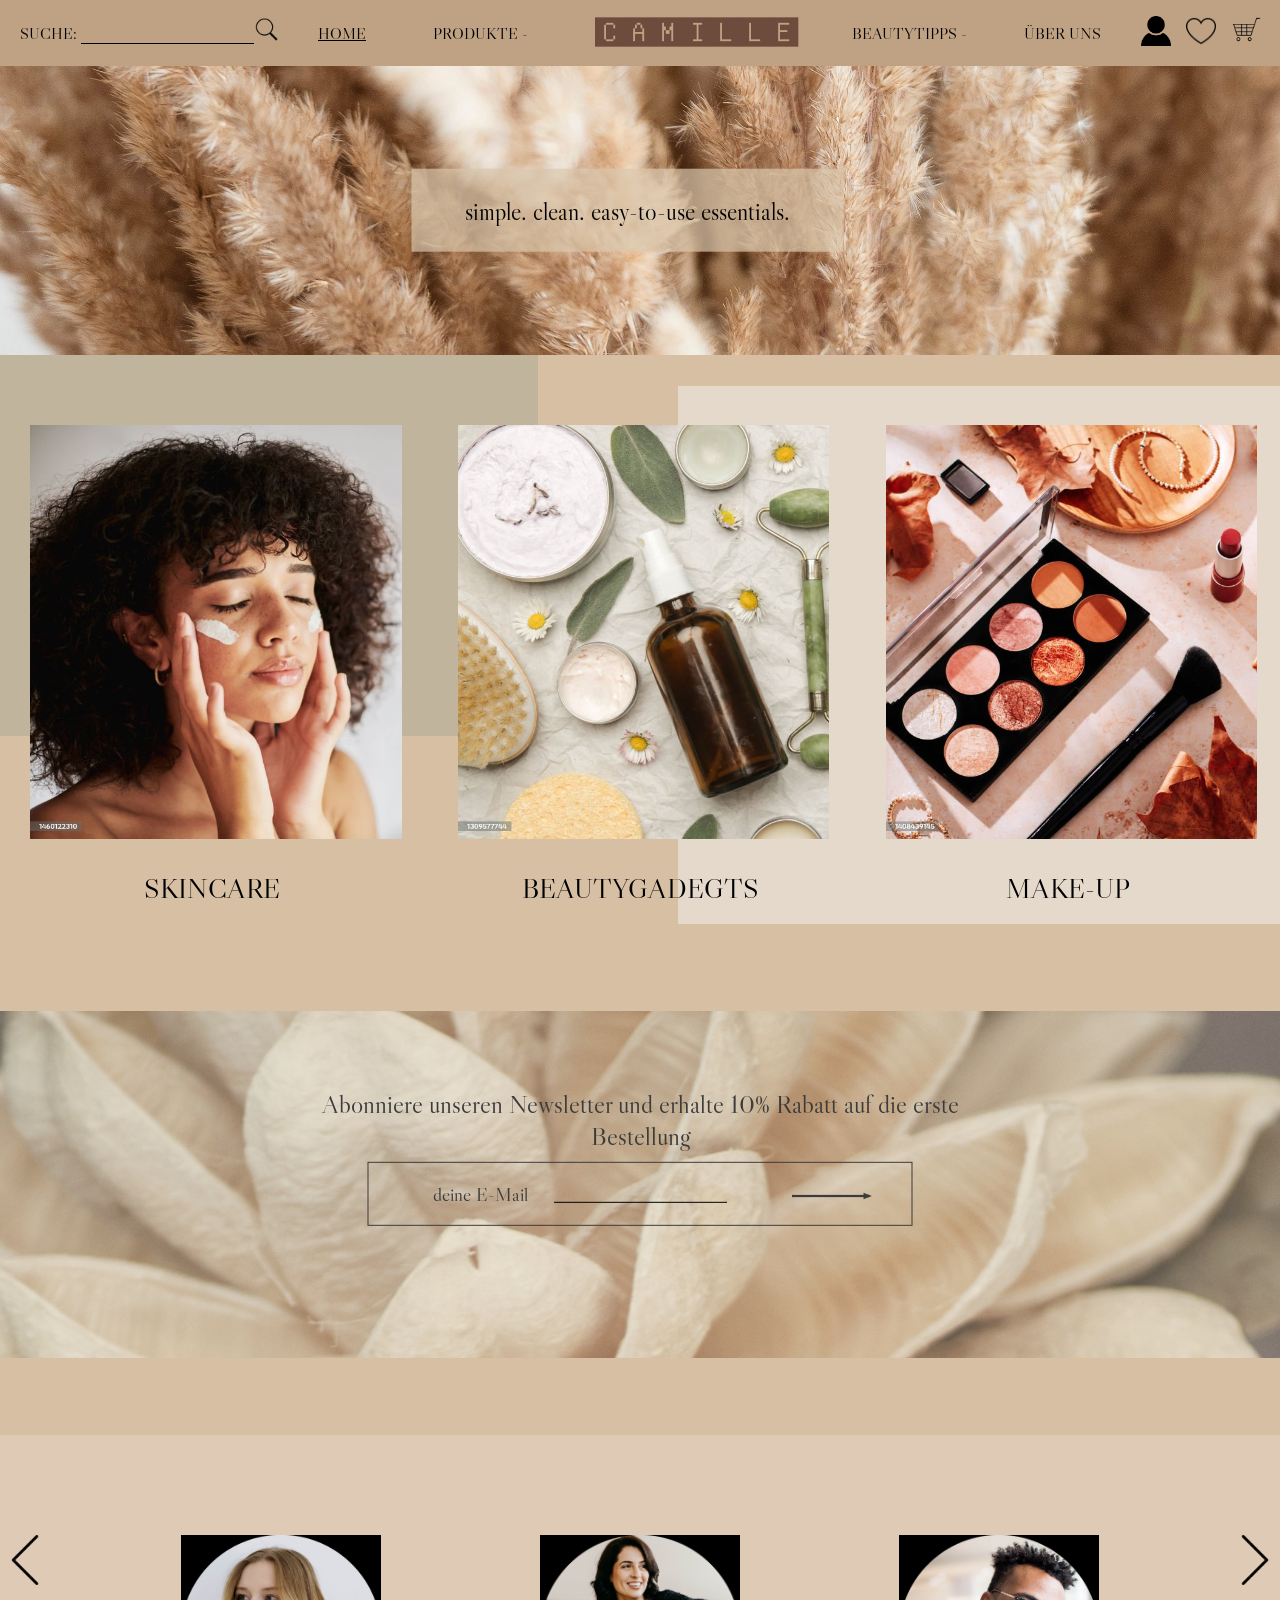
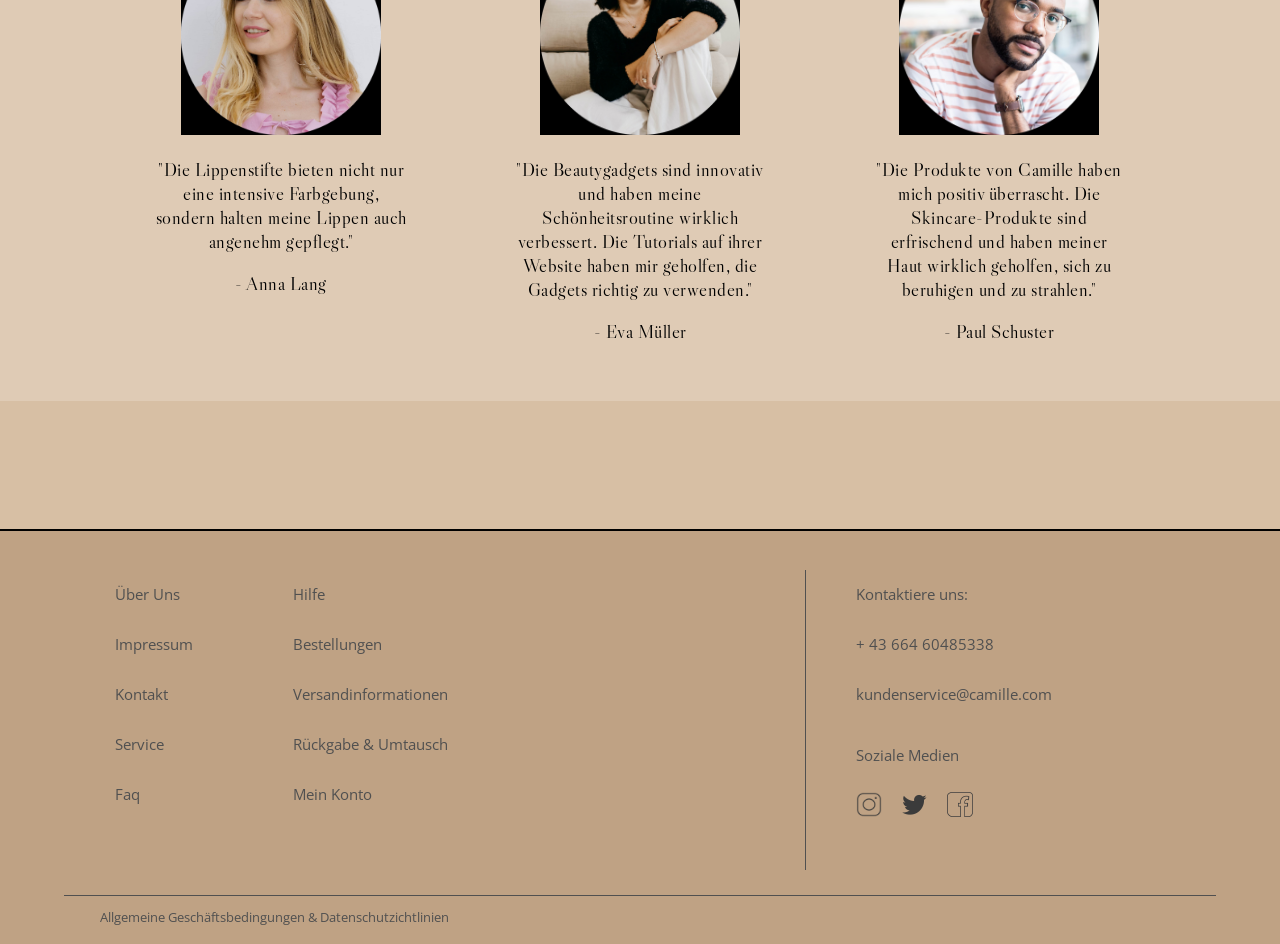
<file: index.html>
<!DOCTYPE html>
<html lang="de">

<head>
    <meta charset="utf-8">
    <title>Camille</title>
    <link rel="stylesheet" href="style.css">
    <link href="https://fonts.googleapis.com/css2?family=Libre+Caslon+Display&display=swap" rel="stylesheet">
    <link href="https://fonts.googleapis.com/css2?family=Open+Sans:wght@400;600&display=swap" rel="stylesheet">
    
   
</head>


<body>

 

    <div class="navigation">

        <nav class="items">

            <section class="suche"><h4> SUCHE: <input class="suchbutton"></h4>
            <a href="#" class="lupeicon"><img src="suchfoto.png" alt="Suchbutton"></a></section>
            <a class="active" href="index.html">HOME</a>
            <div class="dropdown-wrapper">
                <a href="Produkte.html" class="dropbtn">PRODUKTE -</a>
                    <div class="dropdown-content">
                        <a href="#">Neu</a>
                        <a href="#">Bestsellers</a>
                        <a href="#">Sets & Geschenke</a>
                        <a href="Produkte.html">Skincare</a>
                        <a href="#">Beautygadgets</a>
                        <a href="#">Make-Up</a>
                    </div>
            </div>
            <section class="camille">🅲🅰🅼🅸🅻🅻🅴</section>
            <div class="dropdown-wrapper">
                <a href="#" class="dropbtn">BEAUTYTIPPS -</a>
                <div class="dropdown-content">
                    <a href="#">Make-Up Tutorials</a>
                    <a href="#">Beautygadgets Tutorials</a>
                </div>
            </div>
            <a href="UeberUns.html">ÜBER UNS</a>
            <section class="icons">
                <a href="#"><img src="profilfoto.png" alt="die Profilseite"></a>
                <a href="#"><img src="merklistefoto.png" alt="die Merkliste"></a>
                <a href="#"><img src="einkaufskorbfoto.png" alt="der Einkaufskorb"></a>
            </section>
    
    
        </nav>
    
    </div>


    <div class="introduction">
        <div class= "image-with-text" id="probe"> 
            <img src="fotointroduction.png" alt="Gräser als Hintergrund">
            <div class="text-overlay">
                <div class="text-box">
                <p>simple. clean. easy-to-use essentials.</p>
                </div>
            </div>
        </div>
    </div>

  



<div class="fotosnavigation">

   <div class="grünesrechteck"></div>
   <div class="weißesrechteck"></div>

   <div class="fotoskincare">

        <a href="Produkte.html"><img src="fotoskincare.png" alt="Frau die Gesichtscreme aufträgt">
            
            <p>SKINCARE</p>
        
        </a>
    </div> 


   <div class="fotobeautygadgets">
        
        <a href="#"><img src="fotobeautygadgets.png" alt="Beautygadegts liegen verstreut">
           
            <p>BEAUTYGADEGTS</p>
        
        </a>
    </div> 


    <div class="fotomakeup">

        <a href="#"><img src="fotomakeup.png" alt="Makeup Palette und Pinsel">
            
            <p>MAKE-UP</p>
       
        </a>
    </div>

</div>



<div class="newsletter">
    <div class="news-with-text">
        <img src="newshintergrund.png" alt="beiger Hintergrund">
        <div class="text-oben">
            <p>Abonniere unseren Newsletter und erhalte 10% Rabatt auf die erste Bestellung</p>
        </div>
        <div class="email-text-oben"> 
            <p>deine E-Mail <input class="emaileingabe"></p>
        </div>
        <div class="pfeil"><a href="#"><img src="pfeil.png" alt="Pfeil"></a></div>
    </div>
</div>



<div class="reviewshintergrund">

    <a href="#" class="pfeillinks"><img src="pfeilnachlinks.png" alt="zurück"></a>

    <div class="fotoanna"><img src="fraublond.png" alt="Profilfoto einer Frau">
        <p>"Die Lippenstifte bieten nicht nur eine intensive Farbgebung, sondern halten meine Lippen auch angenehm gepflegt."</p>
        <p>- Anna Lang</p>
    </div> 

    <div class="fotoeva"><img src="fraubraun.png" alt="Profilfoto einer Frau">
        <p>"Die Beautygadgets sind innovativ und haben meine Schönheitsroutine wirklich verbessert. Die Tutorials auf ihrer Website haben mir geholfen, die Gadgets richtig zu verwenden."</p>
        <p>- Eva Müller</p>
    </div>

    <div class="fotopaul"><img src="mann.png" alt="Profilfoto eines Mannes">
        <p>"Die Produkte von Camille haben mich positiv überrascht. Die Skincare-Produkte sind erfrischend und haben meiner Haut wirklich geholfen, sich zu beruhigen und zu strahlen."</p>
        <p>- Paul Schuster</p>
    </div>

    <a href="#" class="pfeilrechts"><img src="pfeilnachrechts.png" alt="weiter"></a>

</div>






<div class="footer">

    <div class="footerobererteil">
    
        <footer>
    
            <div class="linksbegriffe">
    
                <div class="erstebegriffe">
                    <a href="#">Über Uns</a>
                    <a href="#">Impressum</a>
                    <a href="#">Kontakt</a>
                    <a href="#">Service</a>
                    <a href="#">Faq</a>
                </div>
    
                <div class="zweitebegriffe">
                    <a href="#">Hilfe</a>
                    <a href="#">Bestellungen</a>
                    <a href="#">Versandinformationen</a>
                    <a href="#">Rückgabe & Umtausch</a>
                    <a href="#">Mein Konto</a>
                </div>
    
            </div>
    
    
            <div class="rechtsbegriffe">
    
                <div class="kurzerstrich"></div>
    
                <div class="kontakt">
                    <section>Kontaktiere uns:</section>
                    <a href="#">+ 43 664 60485338</a>
                    <a href="#">kundenservice@camille.com</a>
                    <div class="sozialemedien">
                        <section>Soziale Medien</section>
                        <div class="logos">
                            <a href="#"><img src="instagramlogo.png" alt="Unser Instagramprofil"></a>
                            <a href="#"><img src="twitterlogo.png" alt="Unser Twitterprofil"></a>
                            <a href="#"><img src="facebooklogo.png" alt="Unser Facebookprofil"></a>
                        </div>
                    </div>
    
                </div>
    
            </div>
    
       
    
        </footer>
    
    </div>
            <div class="footeruntererteil">
                <div class="langerstrich"></div>
                <a href="#">Allgemeine Geschäftsbedingungen & Datenschutzichtlinien</a>
            </div>
    
    </div>





</body>


</html>
</file>
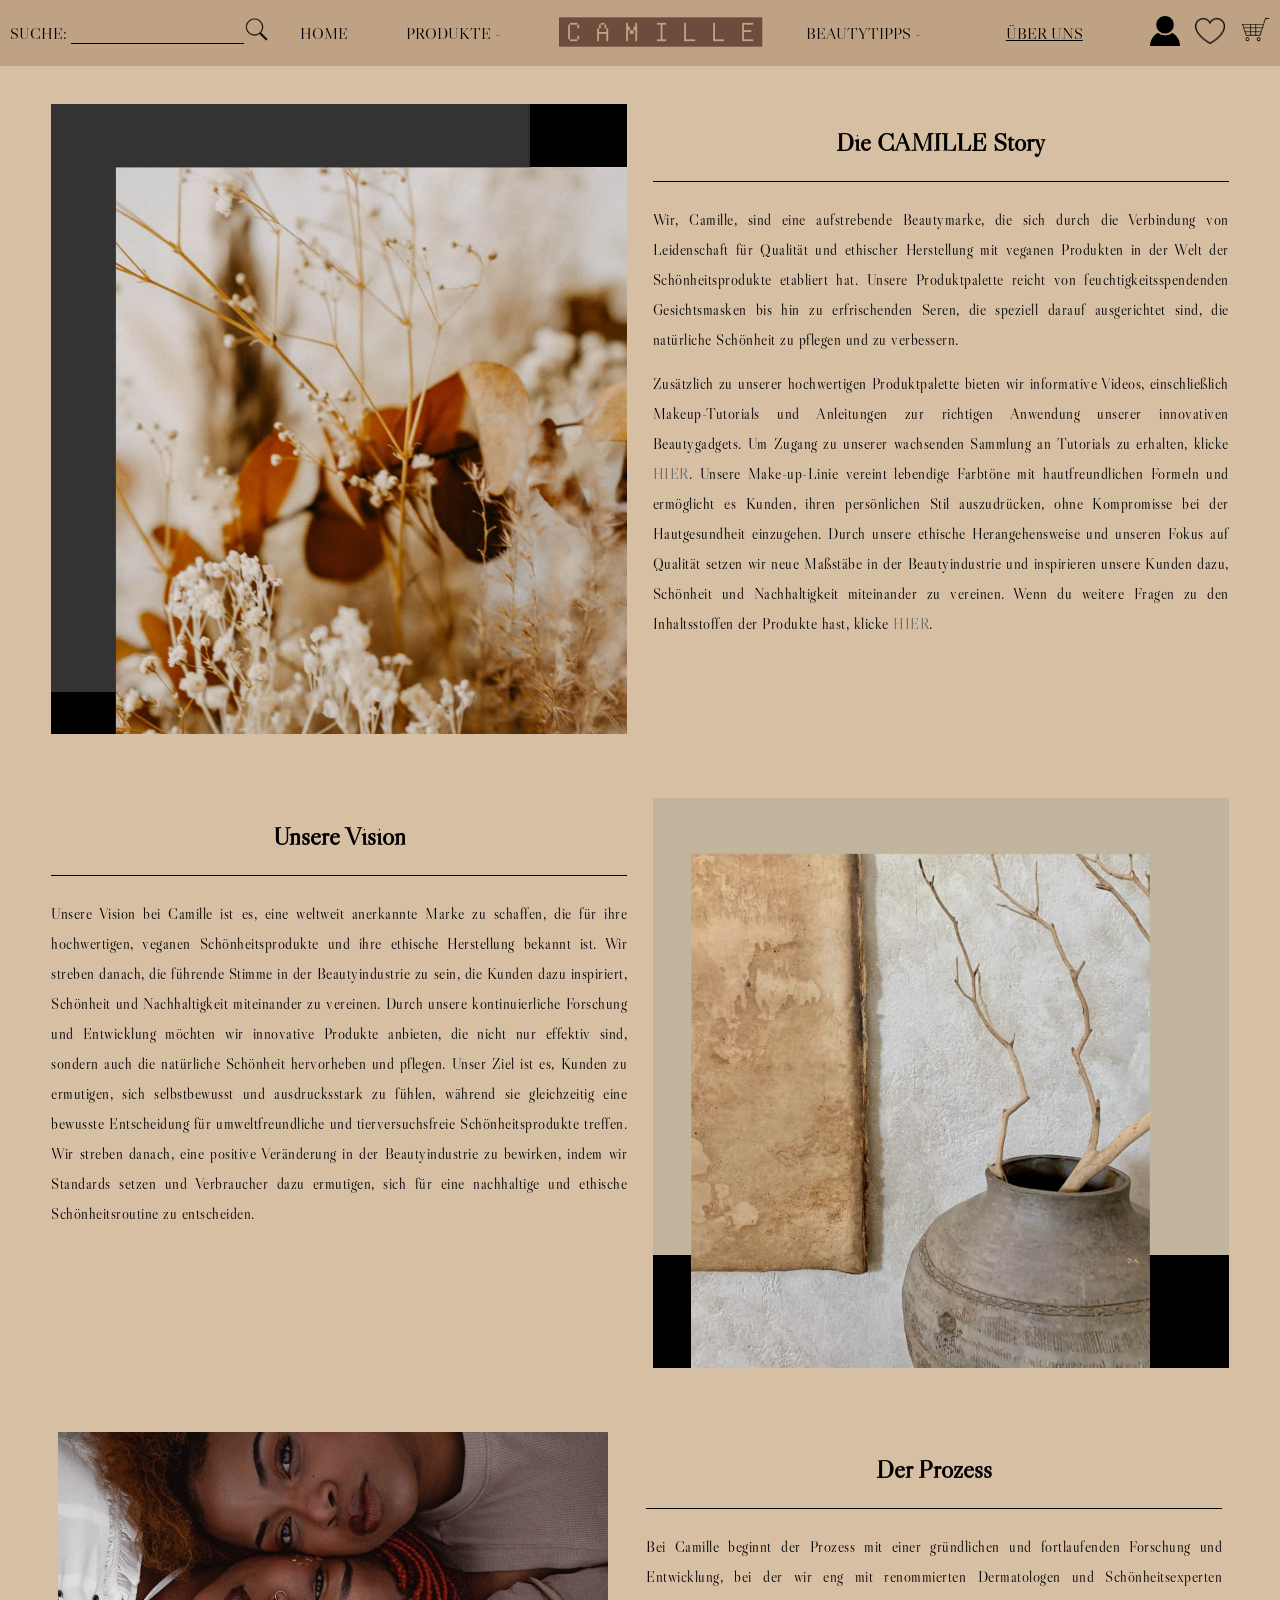
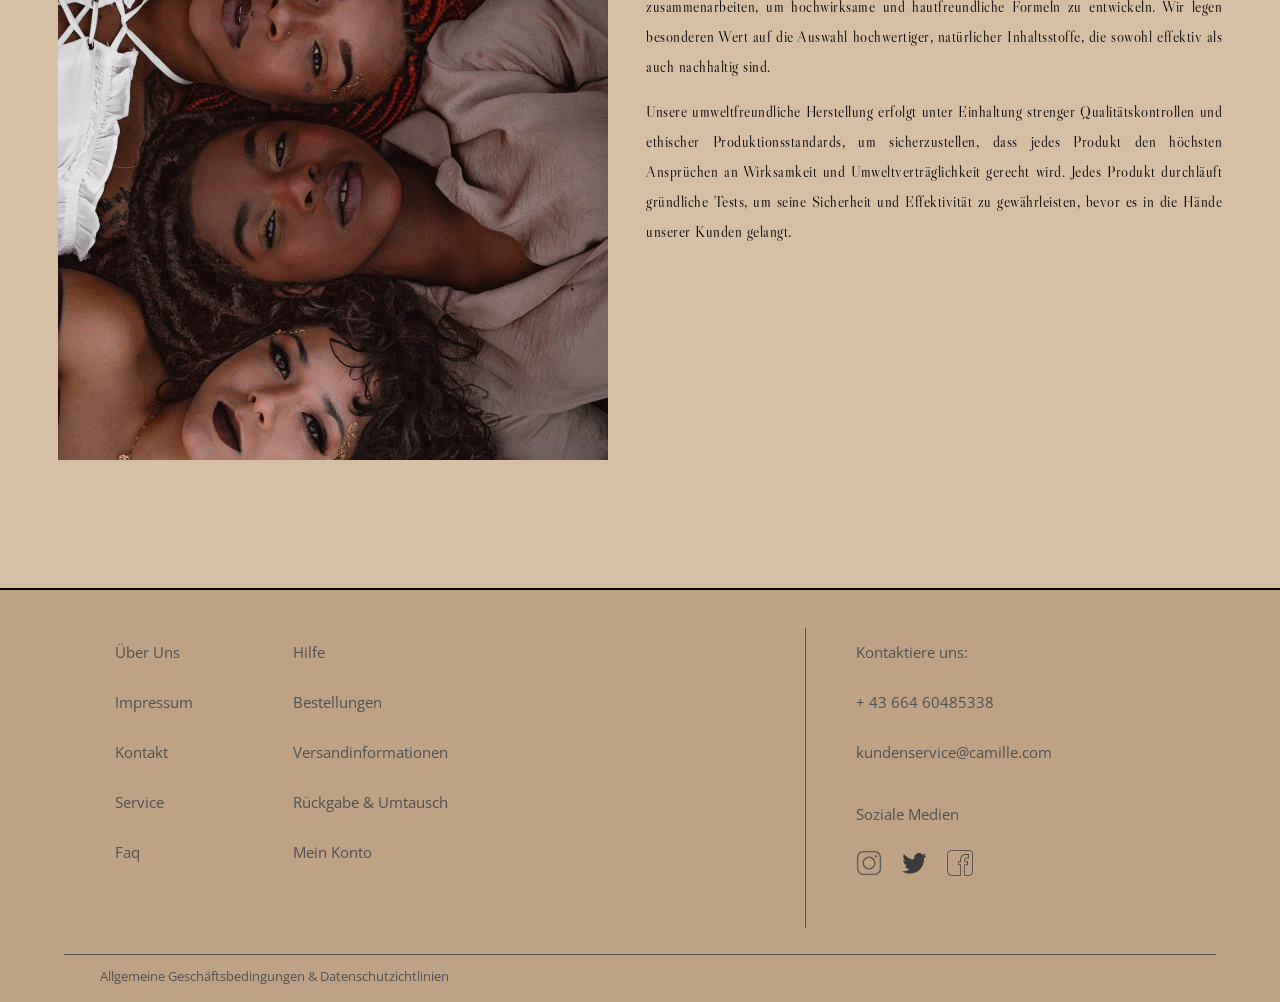
<file: UeberUns.html>
<!DOCTYPE html>
<html lang="de">

<head>
    <meta charset="UTF-8">
    <title>Über Uns</title>
    <link rel="stylesheet" href="styleUeberUns.css"> 
    <link href="https://fonts.googleapis.com/css2?family=Libre+Caslon+Display&display=swap" rel="stylesheet">
    <link href="https://fonts.googleapis.com/css2?family=Open+Sans&display=swap" rel="stylesheet">
</head>
<body>
    
    <div class="navigation">

        <nav class="items">
            <section class="suche"><h4> SUCHE: <input class="suchbutton"></h4>
            <a href="#" class="lupeicon"><img src="suchfoto.png" alt="Suchbutton"></a></section>
            <a href="index.html">HOME</a>
            <div class="dropdown-wrapper">
                <a href="Produkte.html" class="dropbtn">PRODUKTE -</a>
                    <div class="dropdown-content">
                        <a href="#">Neu</a>
                        <a href="#">Bestsellers</a>
                        <a href="#">Sets & Geschenke</a>
                        <a href="Produkte.html">Skincare</a>
                        <a href="#">Beautygadgets</a>
                        <a href="#">Make-Up</a>
                    </div>
            </div>
            <section class="camille">🅲🅰🅼🅸🅻🅻🅴</section>
            <div class="dropdown-wrapper">
                <a href="#" class="dropbtn">BEAUTYTIPPS -</a>
                <div class="dropdown-content">
                    <a href="#">Make-Up Tutorials</a>
                    <a href="#">Beautygadgets Tutorials</a>
                </div>
            </div>
            <a class="active" href="ÜberUns.html">ÜBER UNS</a>
            <section class="icons">
                <a href="#"><img src="profilfoto.png" alt="die Profilseite"></a>
                <a href="#"><img src="merklistefoto.png" alt="die Merkliste"></a>
                <a href="#"><img src="einkaufskorbfoto.png" alt="der Einkaufskorb"></a>
            </section>
    
    
        </nav>
    
    </div>



<div class="camillegrid">

    <div class="thecamillestory">

        <img src="camillefotogroß.png" alt="Foto Hintergrund">

       <section>
            <h2>Die CAMILLE Story</h2>

            <div class="kurzerstrichüberschrift"></div>

            <p>Wir, Camille, sind eine aufstrebende Beautymarke, die sich durch die Verbindung von Leidenschaft für Qualität und ethischer Herstellung mit veganen Produkten in der Welt der Schönheitsprodukte etabliert hat. Unsere Produktpalette reicht von feuchtigkeitsspendenden Gesichtsmasken bis hin zu erfrischenden Seren, die speziell darauf ausgerichtet sind, die natürliche Schönheit zu pflegen und zu verbessern.</p>
            <p>Zusätzlich zu unserer hochwertigen Produktpalette bieten wir informative Videos, einschließlich Makeup-Tutorials und Anleitungen zur richtigen Anwendung unserer innovativen Beautygadgets. Um Zugang zu unserer wachsenden Sammlung an Tutorials zu erhalten, klicke <a href="#">HIER</a>. Unsere Make-up-Linie vereint lebendige Farbtöne mit hautfreundlichen Formeln und ermöglicht es Kunden, ihren persönlichen Stil auszudrücken, ohne Kompromisse bei der Hautgesundheit einzugehen. Durch unsere ethische Herangehensweise und unseren Fokus auf Qualität setzen wir neue Maßstäbe in der Beautyindustrie und inspirieren unsere Kunden dazu, Schönheit und Nachhaltigkeit miteinander zu vereinen. Wenn du weitere Fragen zu den Inhaltsstoffen der Produkte hast, klicke <a href="#">HIER</a>.  </p>
    </section>
    </div>
</div>



<div class="visiongrid">

    <div class="unserevision">

        <section>
            <h2>Unsere Vision</h2>

            <div class="kurzerstrichüberschrift"></div>

            <p>Unsere Vision bei Camille ist es, eine weltweit anerkannte Marke zu schaffen, die für ihre hochwertigen, veganen Schönheitsprodukte und ihre ethische Herstellung bekannt ist. Wir streben danach, die führende Stimme in der Beautyindustrie zu sein, die Kunden dazu inspiriert, Schönheit und Nachhaltigkeit miteinander zu vereinen. Durch unsere kontinuierliche Forschung und Entwicklung möchten wir innovative Produkte anbieten, die nicht nur effektiv sind, sondern auch die natürliche Schönheit hervorheben und pflegen. Unser Ziel ist es, Kunden zu ermutigen, sich selbstbewusst und ausdrucksstark zu fühlen, während sie gleichzeitig eine bewusste Entscheidung für umweltfreundliche und tierversuchsfreie Schönheitsprodukte treffen. Wir streben danach, eine positive Veränderung in der Beautyindustrie zu bewirken, indem wir Standards setzen und Verbraucher dazu ermutigen, sich für eine nachhaltige und ethische Schönheitsroutine zu entscheiden.</p>
        </section>

        <img src="visionfotogroß.png" alt="Foto Hintergrund">

    </div>
</div>


<div class="prozessgrid">

    <div class="derprozess">
    
        <img src="derprozessfoto.png" alt="vier Frauen Beautyshot">
       
        <section>
            <h2>Der Prozess</h2>

            <div class="kurzerstrichüberschrift"></div>

            <p>Bei Camille beginnt der Prozess mit einer gründlichen und fortlaufenden Forschung und Entwicklung, bei der wir eng mit renommierten Dermatologen und Schönheitsexperten zusammenarbeiten, um hochwirksame und hautfreundliche Formeln zu entwickeln. Wir legen besonderen Wert auf die Auswahl hochwertiger, natürlicher Inhaltsstoffe, die sowohl effektiv als auch nachhaltig sind.</p>
            <p>Unsere umweltfreundliche Herstellung erfolgt unter Einhaltung strenger Qualitätskontrollen und ethischer Produktionsstandards, um sicherzustellen, dass jedes Produkt den höchsten Ansprüchen an Wirksamkeit und Umweltverträglichkeit gerecht wird. Jedes Produkt durchläuft gründliche Tests, um seine Sicherheit und Effektivität zu gewährleisten, bevor es in die Hände unserer Kunden gelangt.</p>
        </section>
    </div>  
</div>










<div class="footer">

    <div class="footerobererteil">
    
        <footer>
    
            <div class="linksbegriffe">
    
                <div class="erstebegriffe">
                    <a href="#">Über Uns</a>
                    <a href="#">Impressum</a>
                    <a href="#">Kontakt</a>
                    <a href="#">Service</a>
                    <a href="#">Faq</a>
                </div>
    
                <div class="zweitebegriffe">
                    <a href="#">Hilfe</a>
                    <a href="#">Bestellungen</a>
                    <a href="#">Versandinformationen</a>
                    <a href="#">Rückgabe & Umtausch</a>
                    <a href="#">Mein Konto</a>
                </div>
    
            </div>
    
    
            <div class="rechtsbegriffe">
    
                <div class="kurzerstrich"></div>
    
                <div class="kontakt">
                    <section>Kontaktiere uns:</section>
                    <a href="#">+ 43 664 60485338</a>
                    <a href="#">kundenservice@camille.com</a>
                    <div class="sozialemedien">
                        <section>Soziale Medien</section>
                        <div class="logos">
                            <a href="#"><img src="instagramlogo.png" alt="Unser Instagramprofil"></a>
                            <a href="#"><img src="twitterlogo.png" alt="Unser Twitterprofil"></a>
                            <a href="#"><img src="facebooklogo.png" alt="Unser Facebookprofil"></a>
                        </div>
                    </div>
    
                </div>
    
            </div>
    
       
    
        </footer>
    
    </div>
            <div class="footeruntererteil">
                <div class="langerstrich"></div>
                <a href="#">Allgemeine Geschäftsbedingungen & Datenschutzichtlinien</a>
            </div>
    
    </div>



</body>
</html>
</file>
<file: style.css>
body {
	margin: 0;
	padding: 0;
	background: #D7BFA4;
	font-family: 'Libre Caslon Display', 'Times New Roman', Times, serif;
}

.box {		
	width: 50%;
	height: 50vh;
	background-color: #BFA284;
	display: flex;
	justify-content: center;
	align-items: center;
	z-index: 3;
	position: absolute;
	top: 100px;
	left: 25%;
	border: 1px solid black;
	border-radius: 20px; /* Add this line to round the corners */
}
.box-content {
	width: 80%;
	height: 80%;
	display: flex;
	flex-direction: column;
	justify-content: center;
	align-items: center;
	border-radius: 20px; /* Add this line to round the corners */
}
.box-content p{
	text-align: center;
	font-size: 1.3em;

}
.box-content a{
	text-decoration: none;
	color: black;
	text-decoration: bold;
	margin-top: 30px;
	border: 1px solid black;
}
.box-content h1{
	font-size: 2em;
}

#close {
	position: absolute;
	top: 10px;
	left: 20px;
	font-size: 25px;
	cursor: pointer;
	text-decoration: none;
	border: 1px solid black;
	background-color: #BFA284;
	
}
#pressme {
	position: absolute;
	top: 350px;	
	font-size: 1.1em;
	cursor: pointer;
	text-decoration: none;
	border: none;
	background-color: transparent;
}

#box1 {
	z-index: 4;
}
#box2 {
	z-index: 4;
}

	





.navigation{
	background-color: #BFA284;
}

.items{
	display: flex;
	flex-direction: row;
	justify-content: space-evenly;
	flex-wrap: wrap;
	align-items: center;
	max-width: 1920px;
	gap: 20px;
}

.items a{
	color: black;
}
.items h4{
	font-weight: 100;
}
.active{
	text-decoration: underline;
	color: black;
}

.suchbutton{
	border: none;
	border-bottom: 1px solid black;
	background: transparent;
}
.lupeicon img{
	width: 25px;
	height: auto;
}
.lupeicon a{
	width: 40px;
}
.suche{
	display: flex;
	flex-direction: row;
}

.icons{
	display: flex;
	flex-direction: row;
	flex-wrap: wrap;
	justify-content: space-evenly;
	gap: 15px;
}
.icons img{
	width: 30px;
	height: auto;
}


.dropdown-wrapper {
	position: relative;
}
.dropdown-content {
	display: none;
	position: absolute;
	left: 0;
	right: 0;
	z-index: 1;
	width: 150px;
}
.dropdown-wrapper:hover .dropdown-content {
	display: block;
}
.dropdown-wrapper:hover a {
	background: #BFA284;
}
.dropdown-wrapper > div > a:hover {
	background: rgba(213, 198, 179);
}
nav > div > a {
	background: #BFA284;
}
nav a {
	display: block;
	padding: 1em 0em;
	text-align: center;
	text-decoration: none;
	color: black;
}
.dropbtn{
	width: 150px;
}

.camille{
	color: #6D4C3D;
	width: 200px;
	font-size: 22pt;
}






.introduction {
	position: relative;
	display: flex;
	justify-content: center;
	align-items: center;
}
.image-with-text {
	position: relative;
	max-width: 100%;
}
.image-with-text img {
	max-width: 100%;
	height: auto;
	display: block;
}
.text-overlay {
	position: absolute;
	top: 50%;
	left: 45%;
	transform: translate(-50%, -50%);
	text-align: center;
	color: black;
}
.text-box {
	background-color: rgba(219, 199, 172, 0.7);
	padding: 2px;
	width: 130%;
	font-size: 1.9vw;
}






.fotosnavigation{
	position: relative;
	display: flex;
	flex-direction: row;
	flex-wrap: wrap;
	justify-content: space-evenly;
	height: auto;
	width: 100vw;
	text-align: center;
	gap: 30px;
	margin-top: 4%;
	margin-bottom: -50px;
}
.fotosnavigation img{
	height: auto;
	padding-top: 5%;
	max-width: 100%;
	padding-left: 1%;
	padding-right: 1%;
}
.fotoskincare{
	width: 29vw;
	height: auto;
}
.fotobeautygadgets{
	width: 29vw;
	height: auto;
}
.fotomakeup{
	width: 29vw;
	height: auto;
}
.fotosnavigation p{
	text-decoration: none;
	color: black;
	font-size: 2.2vw;
}
.fotosnavigation a{
	text-decoration: none;
}


.grünesrechteck{
	position: absolute;
	background-color: #c0b49c;
	width: 42vw;
	height: 32vw;
	z-index: -1;
	top: -80px;
	left: 0%;
}

.weißesrechteck{
	position: absolute;
	background-color: #e5d9cb;
	width: 47vw;
	height: 42vw;
	z-index: -1;
	top: -20px;
	right: 0%;
}






.newsletter{
	position: relative;
	display: flex;
	justify-content: center;
	align-items: center;
}
.news-with-text{
	position: relative;
	max-width: 100%;
}
.news-with-text img{
	margin-top: 10%;
	max-width: 100%;
	height: auto;
	display: block;
}
.text-oben{
	position: absolute;
	top: 50%;
	left: 50%;
	transform: translate(-50%, -50%);
	text-align: center;
	color: #3b3b3b;
	font-size: 2vw;
}
.email-text-oben{
	position: absolute;
	top: 60%;
	left: 50%;
	transform: translate(-50%, -50%);
	text-align: center;
	color: #3b3b3b;
	font-size: 1.5vw;
	border: 1px solid #3b3b3b;
	margin-top: 2%;
	padding-left: 5%;
	padding-right: 30%;
}
.emaileingabe{
	border: none;
	border-bottom: 1px solid black;
	background: transparent;
	position: absolute;
	top: 50%;
	left: 50%;
	transform: translate(-50%, -50%);
	text-align: center;
}
.pfeil img{
	width: 80px;
	position: absolute;
	top: 39%;
	left: 65%;
	transform: translate(-50%, -50%);
	text-align: center;
}





.reviewshintergrund{
	background: rgb(223, 203, 181);
	height: auto;
	width: 100vw;
	padding-bottom: 3%;
	display: flex;
	flex-direction: row;
	justify-content: space-between;
	margin-top: 6%;
	margin-bottom: 10%;
	gap: 50px;
}
.reviewshintergrund img{
	width: 200px;
	margin-top: 100px;
}

.fotoanna{
	width: 20vw;
	height: auto;
	text-align: center;
}
.fotoanna p{
	text-align: center;
	line-height: 24px;
	font-size: 14pt;
	letter-spacing: 0.5px;
}


.fotoeva{
	width: 20vw;
	height: auto;
	text-align: center;
}
.fotoeva p{
	text-align: center;
	line-height: 24px;
	font-size: 14pt;
	letter-spacing: 0.5px;
}

.fotopaul{
	width: 20vw;
	height: auto;
	text-align: center;
}
.fotopaul p{
	text-align: center;
	line-height: 24px;
	font-size: 14pt;
	letter-spacing: 0.5px;
}


.pfeillinks img{
	width: 50px;
}
.pfeilrechts img{
	width: 50px;
}













.footer{
	background-color: #BFA284;
	border-top: 2px solid black;
	padding-bottom: 5px;
	font-family: 'Open Sans', sans-serif;
	margin-top: 5%;
}

.footerobererteil{
	display: flex;
	flex-direction: row;
}
footer{
	display: flex;
	flex-direction: row;
	margin-left: 9%;
	margin-top: 3%;
	line-height: 50px;
}
.footer a{
	text-decoration: none;
	color: #505050;
	font-size: 1.2vw;
}



.linksbegriffe{
	display: flex;
	flex-direction: row;
	gap: 100px;
}
.erstebegriffe{
	display: flex;
	flex-direction: column;
	justify-content: flex-start;
}
.zweitebegriffe{
	display: flex;
	flex-direction: column;
	justify-content: flex-start;
	width: 40vw;
}


.rechtsbegriffe{
	display: flex;
	flex-direction: row;
	gap: 50px;
}
.kurzerstrich{
	height: 300px;
	border-right: 1px solid #505050;
}
.kontakt{
	display: flex;
	flex-direction: column;
	justify-content: flex-start;
	flex-wrap: wrap;
	color: #505050;
	font-size: 1.2vw;
}
.sozialemedien{
	display: flex;
	flex-direction: column;
	margin-top: 6%;
}
.logos {
	display: flex;
	flex-direction: row;
	gap: 20px;
	margin-top: 3%;
}
.logos img{
	width: 2vw;
}


.footeruntererteil{
	display: flex;
	flex-direction: column;
	margin-top: 2%;
	margin-left: 5%;
}
.langerstrich{
	border-bottom: 1px solid #505050;
	max-width: 90vw;
}
.footeruntererteil a{
	text-decoration: none;
	color: #505050;
	margin-left: 3%;
	font-size: 1vw;
	margin-bottom: 1%;
	margin-top: 1%;
}
</file>
<file: styleUeberUns.css>
body {
	margin: 0;
	padding: 0;
	background: #D7BFA4;
	font-family: 'Libre Caslon Display', 'Times New Roman', Times, serif;
}



.navigation{
	background-color: #BFA284;
}


.items{
	display: flex;
	flex-direction: row;
	justify-content: space-evenly;
	flex-wrap: wrap;
	align-items: center;
	max-width: 1920px;
	gap: 20px;
}
.items a{
	color: black;
}
.items h4{
	font-weight: 100;
}
.active{
	text-decoration: underline;
	color: black;
	width: 150px;
}

.suchbutton{
	border: none;
	border-bottom: 1px solid black;
	background: transparent;
}
.lupeicon img{
	width: 25px;
	height: auto;
}
.lupeicon a{
	width: 40px;
}
.suche{
	display: flex;
	flex-direction: row;
}

.icons{
	display: flex;
	flex-direction: row;
	flex-wrap: wrap;
	justify-content: space-evenly;
	gap: 15px;
}
.icons img{
	width: 30px;
	height: auto;
}



.dropdown-wrapper {
	position: relative;
}
.dropdown-content {
	display: none;
	position: absolute;
	left: 0;
	right: 0;
	z-index: 1;
	width: 150px;
}
.dropdown-wrapper:hover .dropdown-content {
	display: block;
}
.dropdown-wrapper:hover a {
	background: #BFA284;
}
.dropdown-wrapper > div > a:hover {
	background: rgba(213, 198, 179);
}
nav > div > a {
	background: #BFA284;
}
nav a {
	display: block;
	padding: 1em 0em;
	text-align: center;
	text-decoration: none;
	color: black;
}

.dropbtn{
	width: 150px;
}


.camille{
	color: #6D4C3D;
	width: 200px;
	font-size: 22pt;
}










.camillegrid{
	margin-left: 3%;
	margin-right: 3%;
	margin-top: 3%;
}
.thecamillestory{
	display: flex;
	flex-direction: row;
	justify-content: space-around;
}
.thecamillestory img{
	width: 620px;
	height: auto;
	max-width: 45vw;
}
.thecamillestory h2{
	text-align: center;
	font-size: 2vw;
	margin-bottom: 4%;
}
.thecamillestory p{
	max-width: 45vw;
	font-size: 1.15vw;
	line-height: 30px;
	text-align: justify;
	letter-spacing: 0.5px;
}
.thecamillestory p a{
	text-decoration: none;
	color: #686868;
}



.visiongrid{
	margin-left: 3%;
	margin-right: 3%;
	margin-top: 5%;
}
.unserevision{
	display: flex;
	flex-direction: row;
	justify-content: space-around;
}
.unserevision img{
	width: 620px;
	height: auto;
	max-width: 45vw;
}
.unserevision h2{
	text-align: center;
	font-size: 2vw;
	margin-bottom: 4%;
}
.unserevision p{
	max-width: 45vw;
	font-size: 1.15vw;
	line-height: 30px;
	text-align: justify;
	letter-spacing: 0.5px;
}




.prozessgrid{
	margin-left: 3%;
	margin-right: 3%;
	margin-top: 5%;
	margin-bottom: 10%;
}
.derprozess{
	display: flex;
	flex-direction: row;
	justify-content: space-around;
}
.derprozess img{
	width: 550px;
	height: auto;
	max-width: 45vw;
}
.derprozess h2{
	text-align: center;
	font-size: 2vw;
	margin-bottom: 4%;
}
.derprozess p{
	max-width: 45vw;
	font-size: 1.15vw;
	line-height: 30px;
	text-align: justify;
	letter-spacing: 0.5px;
}


.kurzerstrichüberschrift{
	border-bottom: 1px solid black;
	max-width: 60vw;
	margin-bottom: 4%;
}


.derprozessfoto {
	position: relative;
	top: 50%;
	left: 45%;
	transform: translate(-50%, -50%);
	width: 100vw;
}
.derprozessfoto img{
	display: block;
	margin-top: 25%;
	margin-left: 13%;
	max-width: 40vw;
	width: 550px;
	height: auto;
}
.überschriftprozess{
	position: relative;
	height: auto;
	top: -900px;
	margin-left: 79%;
	transform: translate(-50%, -50%);
	font-size: 25pt;
}

.derprozesstext p{
	height: auto;
	max-width: 43%;
	margin: 0;
	position: relative;
	top: -798px;
	left: 74%;
	transform: translate(-50%, -50%);
	width: 1100px;
	height: 138px;
	font-size: 14pt;
	line-height: 30px;
	text-align: justify;
	margin-bottom: 3%;
}










.footer{
	background-color: #BFA284;
	border-top: 2px solid black;
	padding-bottom: 5px;
	font-family: 'Open Sans', sans-serif;
	margin-top: 5%;
}



.footerobererteil{
	display: flex;
	flex-direction: row;
}
footer{
	display: flex;
	flex-direction: row;
	margin-left: 9%;
	margin-top: 3%;
	line-height: 50px;
}
.footer a{
	text-decoration: none;
	color: #505050;
	font-size: 1.2vw;
}



.linksbegriffe{
	display: flex;
	flex-direction: row;
	gap: 100px;
}
.erstebegriffe{
	display: flex;
	flex-direction: column;
	justify-content: flex-start;
}
.zweitebegriffe{
	display: flex;
	flex-direction: column;
	justify-content: flex-start;
	width: 40vw;
}


.rechtsbegriffe{
	display: flex;
	flex-direction: row;
	gap: 50px;
}
.kurzerstrich{
	height: 300px;
	border-right: 1px solid #505050;
}
.kontakt{
	display: flex;
	flex-direction: column;
	justify-content: flex-start;
	flex-wrap: wrap;
	color: #505050;
	font-size: 1.2vw;
}
.sozialemedien{
	display: flex;
	flex-direction: column;
	margin-top: 6%;
}
.logos {
	display: flex;
	flex-direction: row;
	gap: 20px;
	margin-top: 3%;
}
.logos img{
	width: 2vw;
}


.footeruntererteil{
	display: flex;
	flex-direction: column;
	margin-top: 2%;
	margin-left: 5%;
}
.langerstrich{
	border-bottom: 1px solid #505050;
	max-width: 90vw;
}
.footeruntererteil a{
	text-decoration: none;
	color: #505050;
	margin-left: 3%;
	font-size: 1vw;
	margin-bottom: 1%;
	margin-top: 1%;
}
</file>
